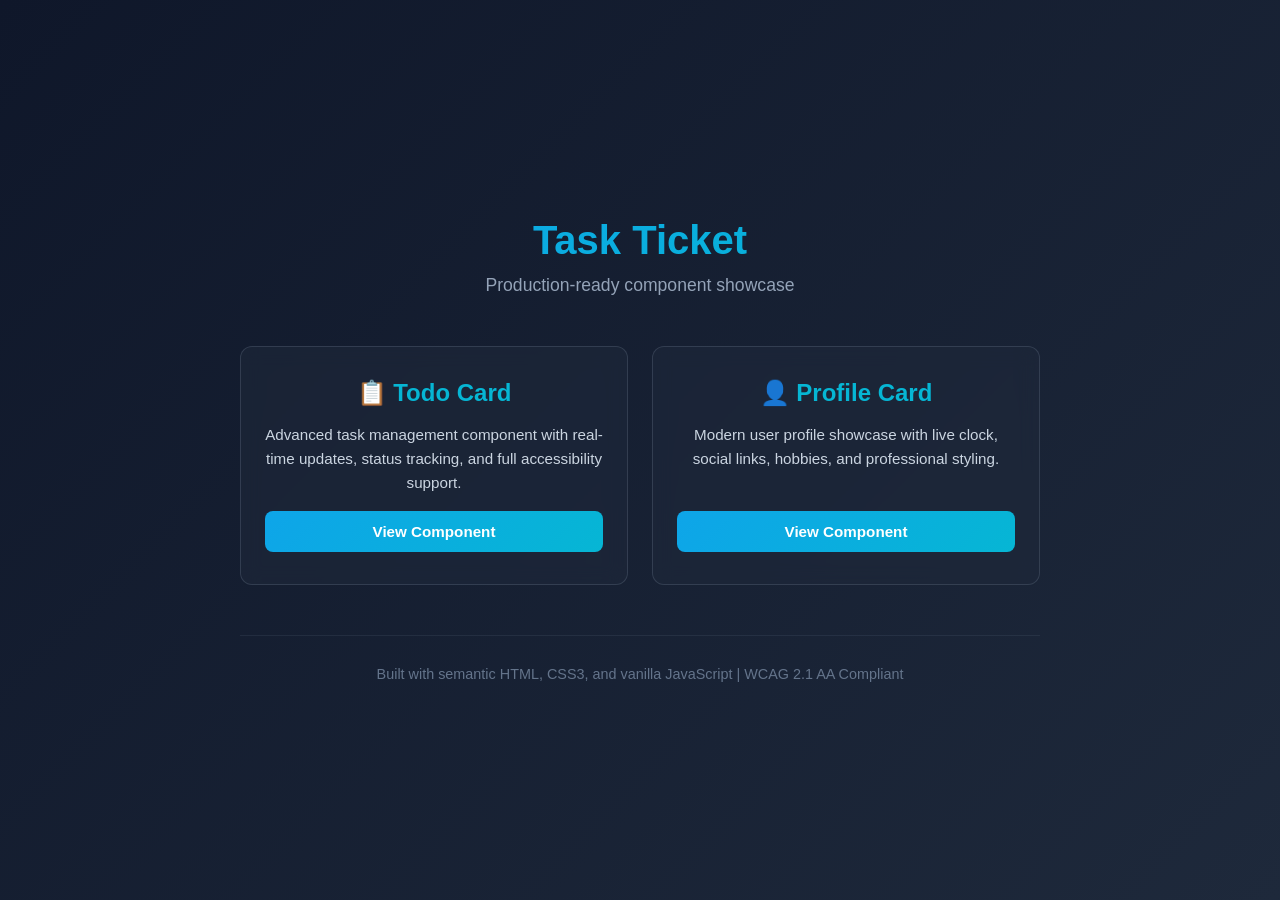
<file: index.html>
<!DOCTYPE html>
<html lang="en">
<head>
    <meta charset="UTF-8">
    <meta name="viewport" content="width=device-width, initial-scale=1.0">
    <title>Task Ticket — Component Gallery</title>
    <style>
        * {
            margin: 0;
            padding: 0;
            box-sizing: border-box;
        }

        body {
            font-family: -apple-system, BlinkMacSystemFont, 'Segoe UI', Roboto, 'Helvetica Neue', sans-serif;
            background: linear-gradient(135deg, #0f172a 0%, #1e293b 100%);
            color: #e2e8f0;
            min-height: 100vh;
            display: flex;
            align-items: center;
            justify-content: center;
            padding: 20px;
        }

        .container {
            max-width: 800px;
            width: 100%;
        }

        header {
            text-align: center;
            margin-bottom: 50px;
        }

        h1 {
            font-size: 2.5rem;
            font-weight: 700;
            margin-bottom: 12px;
            background: linear-gradient(135deg, #0ea5e9 0%, #06b6d4 100%);
            -webkit-background-clip: text;
            -webkit-text-fill-color: transparent;
            background-clip: text;
        }

        .subtitle {
            font-size: 1.1rem;
            color: #94a3b8;
            font-weight: 400;
        }

        .components {
            display: grid;
            gap: 24px;
            grid-template-columns: 1fr;
        }

        @media (min-width: 768px) {
            .components {
                grid-template-columns: 1fr 1fr;
            }
        }

        .component-card {
            background: rgba(30, 41, 59, 0.6);
            backdrop-filter: blur(10px);
            border: 1px solid rgba(148, 163, 184, 0.2);
            border-radius: 12px;
            padding: 32px 24px;
            text-align: center;
            transition: all 0.3s ease;
            text-decoration: none;
            color: inherit;
            display: flex;
            flex-direction: column;
            gap: 16px;
        }

        .component-card:hover {
            background: rgba(30, 41, 59, 0.8);
            border-color: rgba(6, 182, 212, 0.4);
            transform: translateY(-4px);
        }

        .component-card h2 {
            font-size: 1.5rem;
            font-weight: 600;
            color: #06b6d4;
        }

        .component-card p {
            font-size: 0.95rem;
            color: #cbd5e1;
            line-height: 1.6;
            flex: 1;
        }

        .btn {
            display: inline-block;
            padding: 12px 24px;
            background: linear-gradient(135deg, #0ea5e9 0%, #06b6d4 100%);
            color: white;
            text-decoration: none;
            border-radius: 8px;
            font-weight: 600;
            font-size: 0.95rem;
            transition: all 0.3s ease;
            border: none;
            cursor: pointer;
        }

        .btn:hover {
            transform: scale(1.05);
            box-shadow: 0 10px 30px rgba(6, 182, 212, 0.3);
        }

        footer {
            text-align: center;
            margin-top: 50px;
            padding-top: 30px;
            border-top: 1px solid rgba(148, 163, 184, 0.1);
            font-size: 0.9rem;
            color: #64748b;
        }
    </style>
</head>
<body>
    <div class="container">
        <header>
            <h1>Task Ticket</h1>
            <p class="subtitle">Production-ready component showcase</p>
        </header>

        <div class="components">
            <a href="/todo-card/index.html" class="component-card">
                <h2>📋 Todo Card</h2>
                <p>Advanced task management component with real-time updates, status tracking, and full accessibility support.</p>
                <button class="btn">View Component</button>
            </a>

            <a href="/profile-card/index.html" class="component-card">
                <h2>👤 Profile Card</h2>
                <p>Modern user profile showcase with live clock, social links, hobbies, and professional styling.</p>
                <button class="btn">View Component</button>
            </a>
        </div>

        <footer>
            <p>Built with semantic HTML, CSS3, and vanilla JavaScript | WCAG 2.1 AA Compliant</p>
        </footer>
    </div>
</body>
</html>
</file>
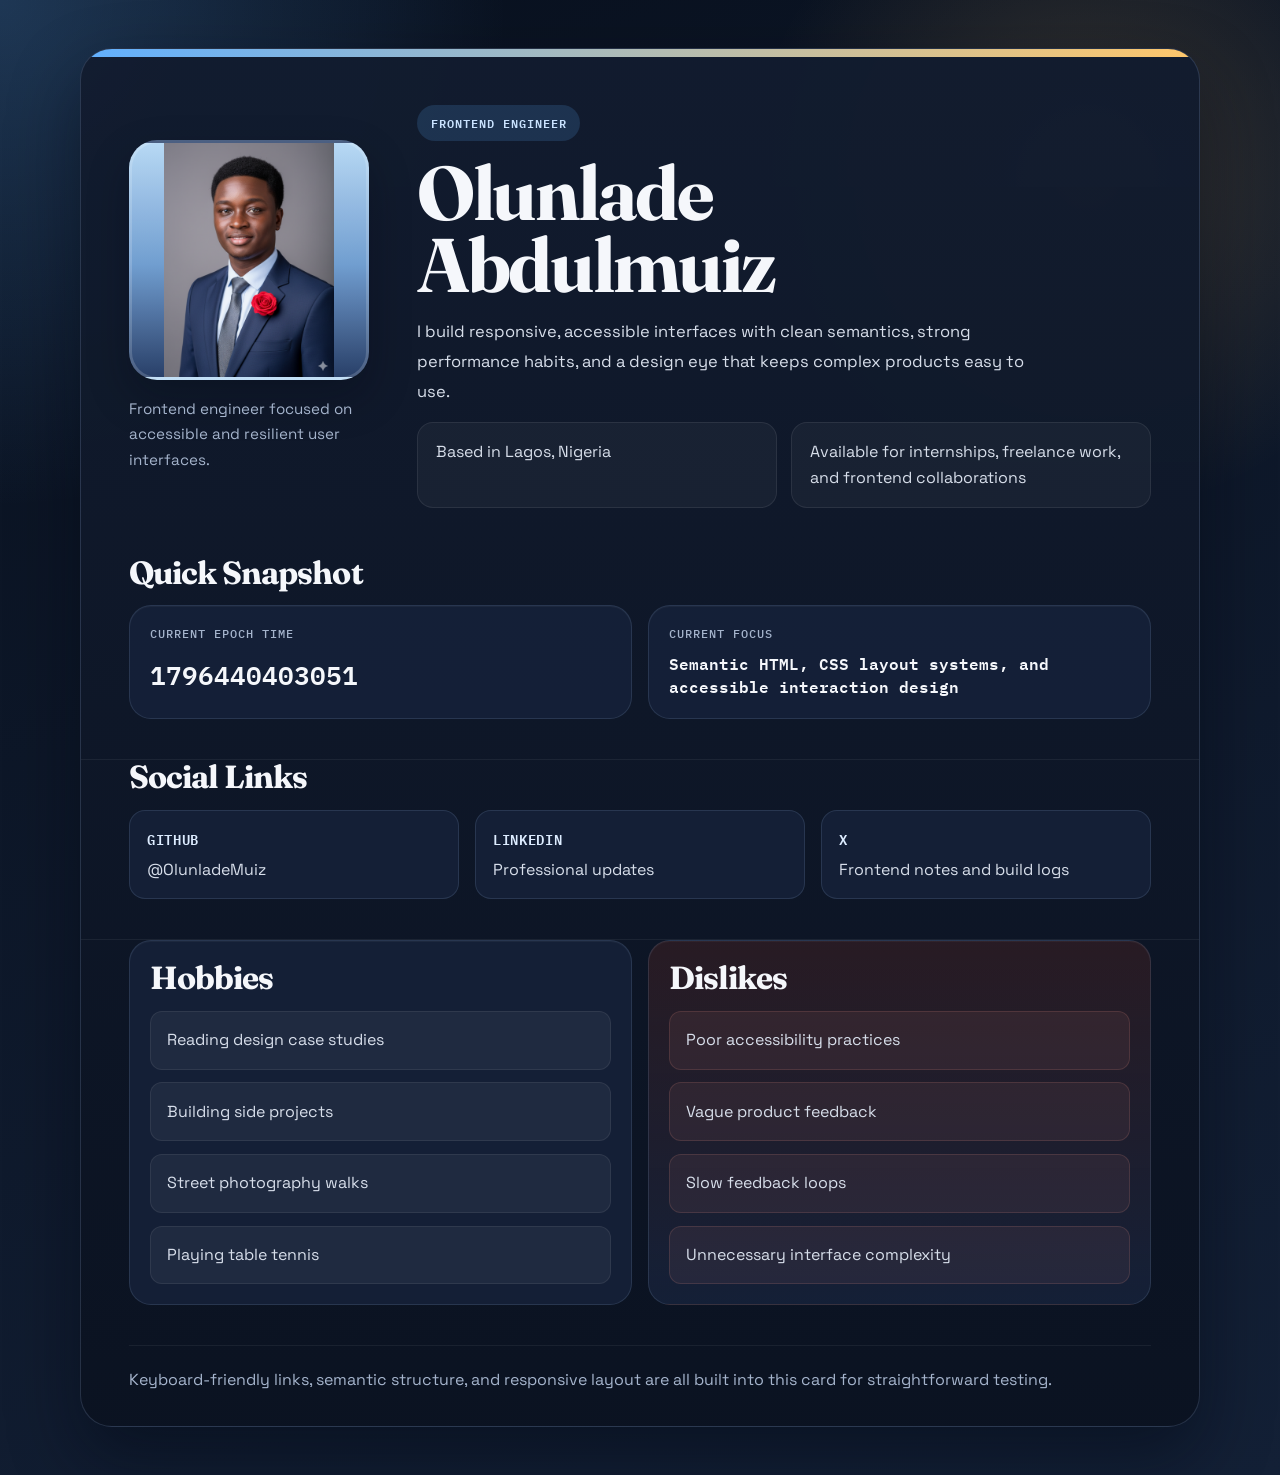
<file: profile-card/index.html>
<!DOCTYPE html>
<html lang="en">
<head>
  <meta charset="UTF-8" />
  <meta name="viewport" content="width=device-width, initial-scale=1.0" />
  <title>Profile Card | Frontend Wizards Stage 1B</title>
  <link rel="preconnect" href="https://fonts.googleapis.com" />
  <link rel="preconnect" href="https://fonts.gstatic.com" crossorigin />
  <link
    href="https://fonts.googleapis.com/css2?family=Fraunces:opsz,wght@9..144,600;9..144,700&family=IBM+Plex+Mono:wght@400;500;600&family=Space+Grotesk:wght@400;500;700&display=swap"
    rel="stylesheet"
  />
  <link rel="stylesheet" href="style.css" />
</head>
<body data-testid="test-page-body">
  <main class="page-shell" data-testid="test-profile-page">
    <article
      class="profile-card"
      data-testid="test-profile-card"
      aria-labelledby="profile-name"
      aria-describedby="profile-bio"
    >
      <header class="profile-card__header" data-testid="test-profile-header">
        <figure class="profile-card__figure" data-testid="test-profile-figure">
          <img
            class="profile-card__avatar"
            data-testid="test-user-avatar"
            id="profile-avatar"
            src="/profile-card/images/Gemini_Generated_Image_dqmy8ldqmy8ldqmy.png"
            alt="Portrait of Olunlade Abdulmuiz wearing a blue shirt and looking at the camera"
          />
          <figcaption
            class="profile-card__caption"
            data-testid="test-profile-avatar-caption"
          >
            Frontend engineer focused on accessible and resilient user interfaces.
          </figcaption>
        </figure>

        <div class="profile-card__intro" data-testid="test-profile-intro">
          <p class="profile-card__eyebrow" data-testid="test-profile-role">
            Frontend Engineer
          </p>
          <h1 class="profile-card__name" data-testid="test-user-name" id="profile-name">
            Olunlade Abdulmuiz
          </h1>
          <p class="profile-card__bio" data-testid="test-user-bio" id="profile-bio">
            I build responsive, accessible interfaces with clean semantics, strong
            performance habits, and a design eye that keeps complex products easy to use.
          </p>

          <div class="profile-card__details" data-testid="test-profile-details">
            <p class="profile-card__detail" data-testid="test-profile-location">
              Based in Lagos, Nigeria
            </p>
            <p class="profile-card__detail" data-testid="test-profile-availability">
              Available for internships, freelance work, and frontend collaborations
            </p>
          </div>
        </div>
      </header>

      <section
        class="profile-card__meta"
        data-testid="test-profile-meta"
        aria-labelledby="profile-meta-title"
      >
        <h2 class="section-title" data-testid="test-profile-meta-title" id="profile-meta-title">
          Quick Snapshot
        </h2>

        <div class="profile-card__meta-grid" data-testid="test-profile-meta-grid">
          <div class="info-tile" data-testid="test-profile-time-panel">
            <p class="info-tile__label" data-testid="test-profile-time-label">
              Current epoch time
            </p>
            <time
              class="info-tile__value"
              data-testid="test-user-time"
              id="user-time"
              aria-live="polite"
              aria-atomic="true"
              datetime=""
            >
              0
            </time>
          </div>

          <div class="info-tile" data-testid="test-profile-focus-panel">
            <p class="info-tile__label" data-testid="test-profile-focus-label">
              Current focus
            </p>
            <p class="info-tile__value info-tile__value--text" data-testid="test-profile-focus">
              Semantic HTML, CSS layout systems, and accessible interaction design
            </p>
          </div>
        </div>
      </section>

      <nav
        class="profile-card__social"
        data-testid="test-user-social-links"
        aria-label="Social links"
      >
        <h2 class="section-title" data-testid="test-profile-social-title">
          Social Links
        </h2>

        <ul class="social-list" data-testid="test-profile-social-list">
          <li class="social-list__item" data-testid="test-profile-social-item-github">
            <a
              class="social-link"
              data-testid="test-user-social-github"
              href="https://github.com/OlunladeMuiz"
              target="_blank"
              rel="noopener noreferrer"
              aria-label="Visit Olunlade Abdulmuiz on GitHub, opens in a new tab"
            >
              <span class="social-link__network" data-testid="test-profile-social-github-network">
                GitHub
              </span>
              <span class="social-link__handle" data-testid="test-profile-social-github-handle">
                @OlunladeMuiz
              </span>
            </a>
          </li>

          <li class="social-list__item" data-testid="test-profile-social-item-linkedin">
            <a
              class="social-link"
              data-testid="test-user-social-linkedin"
              href="https://www.linkedin.com"
              target="_blank"
              rel="noopener noreferrer"
              aria-label="Visit LinkedIn profile, opens in a new tab"
            >
              <span class="social-link__network" data-testid="test-profile-social-linkedin-network">
                LinkedIn
              </span>
              <span class="social-link__handle" data-testid="test-profile-social-linkedin-handle">
                Professional updates
              </span>
            </a>
          </li>

          <li class="social-list__item" data-testid="test-profile-social-item-twitter">
            <a
              class="social-link"
              data-testid="test-user-social-twitter"
              href="https://x.com"
              target="_blank"
              rel="noopener noreferrer"
              aria-label="Visit X profile, opens in a new tab"
            >
              <span class="social-link__network" data-testid="test-profile-social-twitter-network">
                X
              </span>
              <span class="social-link__handle" data-testid="test-profile-social-twitter-handle">
                Frontend notes and build logs
              </span>
            </a>
          </li>
        </ul>
      </nav>

      <div class="profile-card__lists" data-testid="test-profile-lists">
        <section
          class="list-panel"
          data-testid="test-profile-hobbies-section"
          aria-labelledby="profile-hobbies-title"
        >
          <h2
            class="section-title"
            data-testid="test-profile-hobbies-title"
            id="profile-hobbies-title"
          >
            Hobbies
          </h2>

          <ul class="tag-list" data-testid="test-user-hobbies">
            <li class="tag-list__item" data-testid="test-profile-hobby-reading">
              Reading design case studies
            </li>
            <li class="tag-list__item" data-testid="test-profile-hobby-side-projects">
              Building side projects
            </li>
            <li class="tag-list__item" data-testid="test-profile-hobby-photography">
              Street photography walks
            </li>
            <li class="tag-list__item" data-testid="test-profile-hobby-table-tennis">
              Playing table tennis
            </li>
          </ul>
        </section>

        <section
          class="list-panel list-panel--alert"
          data-testid="test-profile-dislikes-section"
          aria-labelledby="profile-dislikes-title"
        >
          <h2
            class="section-title"
            data-testid="test-profile-dislikes-title"
            id="profile-dislikes-title"
          >
            Dislikes
          </h2>

          <ul class="tag-list" data-testid="test-user-dislikes">
            <li class="tag-list__item" data-testid="test-profile-dislike-poor-accessibility">
              Poor accessibility practices
            </li>
            <li class="tag-list__item" data-testid="test-profile-dislike-vague-feedback">
              Vague product feedback
            </li>
            <li class="tag-list__item" data-testid="test-profile-dislike-slow-feedback-loops">
              Slow feedback loops
            </li>
            <li class="tag-list__item" data-testid="test-profile-dislike-unnecessary-complexity">
              Unnecessary interface complexity
            </li>
          </ul>
        </section>
      </div>

      <footer class="profile-card__footer" data-testid="test-profile-footer">
        <p class="profile-card__footer-text" data-testid="test-profile-footer-text">
          Keyboard-friendly links, semantic structure, and responsive layout are all built
          into this card for straightforward testing.
        </p>
      </footer>
    </article>
  </main>

  <script src="script.js"></script>
</body>
</html>
</file>
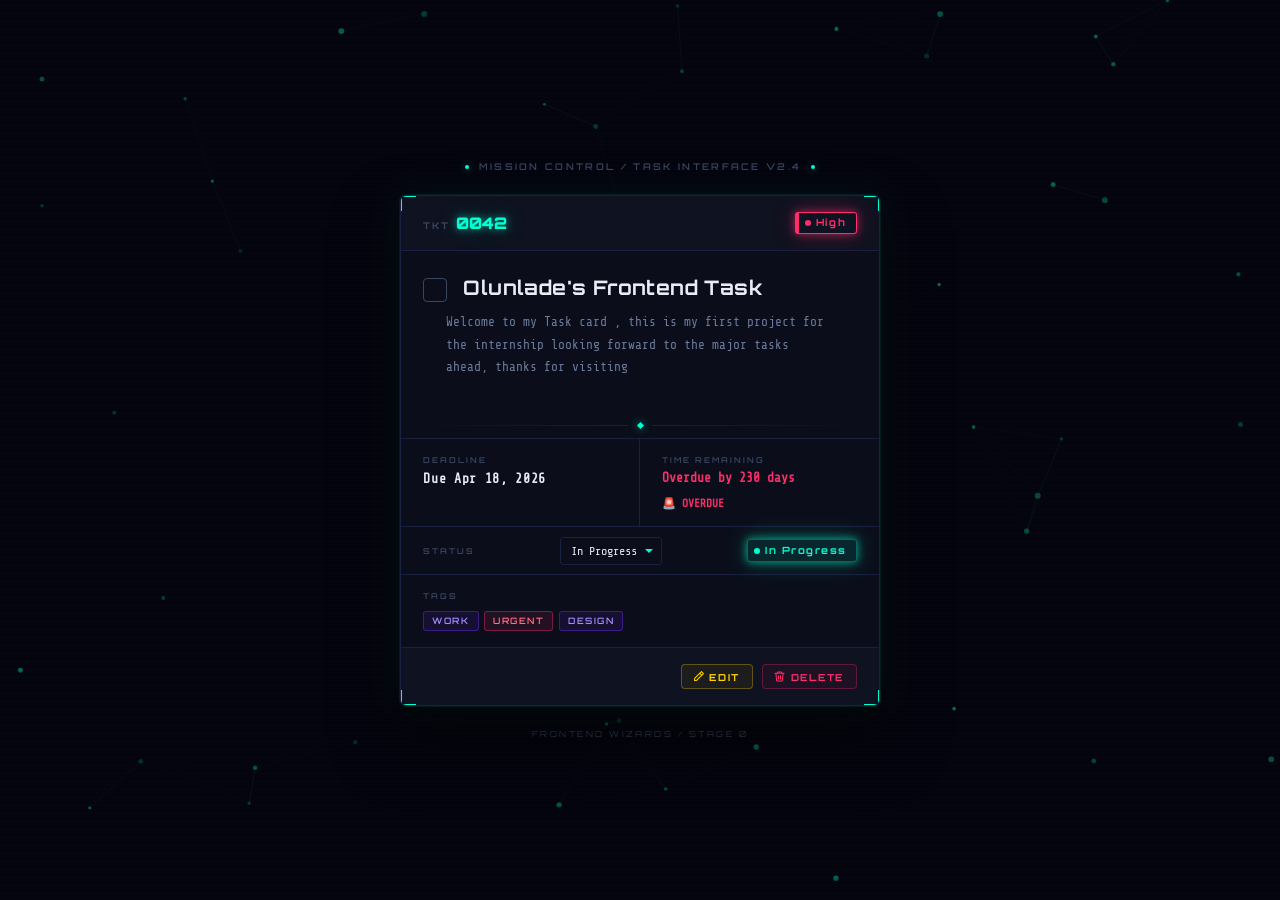
<file: todo-card/index.html>
<!DOCTYPE html>
<html lang="en">
<head>
  <meta charset="UTF-8" />
  <meta name="viewport" content="width=device-width, initial-scale=1.0" />
  <title>Task Ticket - Mission Control</title>

  <link rel="preconnect" href="https://fonts.googleapis.com" />
  <link rel="preconnect" href="https://fonts.gstatic.com" crossorigin />
  <link
    href="https://fonts.googleapis.com/css2?family=Orbitron:wght@400;600;700;900&family=Share+Tech+Mono&display=swap"
    rel="stylesheet"
  />

  <link rel="stylesheet" href="style.css" />
</head>
<body>
  <canvas id="bg-canvas" aria-hidden="true"></canvas>
  <div class="scanlines" aria-hidden="true"></div>

  <main class="scene">
    <div class="system-label" aria-hidden="true">
      <span class="sys-dot"></span>
      MISSION CONTROL / TASK INTERFACE v2.4
      <span class="sys-dot"></span>
    </div>

    <article
      data-testid="test-todo-card"
      id="todo-card"
      aria-labelledby="task-title"
      aria-describedby="task-summary"
    >
      <span class="corner corner--tl" aria-hidden="true"></span>
      <span class="corner corner--tr" aria-hidden="true"></span>
      <span class="corner corner--bl" aria-hidden="true"></span>
      <span class="corner corner--br" aria-hidden="true"></span>

      <div class="scan-beam" aria-hidden="true"></div>
      <canvas id="burst-canvas" aria-hidden="true"></canvas>

      <header class="card-header">
        <div class="card-id">
          <span class="card-id__prefix">TKT</span>
          <span class="card-id__number" id="tkt-number">0042</span>
        </div>

        <span
          data-testid="test-todo-priority"
          id="priority-badge"
          class="priority-badge priority--high"
          aria-label="Priority: High"
        >
          <span 
            class="priority-badge__dot" 
            data-testid="test-todo-priority-indicator"
            aria-hidden="true"
          ></span>
          High
        </span>
      </header>

      <section
        class="task-content"
        aria-labelledby="task-title"
        aria-describedby="task-summary"
      >
        <!-- EDIT FORM (Hidden by default) -->
        <div 
          data-testid="test-todo-edit-form" 
          id="edit-form" 
          class="edit-form" 
          aria-hidden="true"
          role="dialog"
          aria-labelledby="edit-form-title"
        >
          <h3 id="edit-form-title" class="edit-form__title">Edit Task</h3>
          
          <div class="edit-form__group">
            <label for="edit-title-input" class="edit-form__label">Title</label>
            <input
              type="text"
              id="edit-title-input"
              data-testid="test-todo-edit-title-input"
              class="edit-form__input"
              aria-label="Task title"
              placeholder="Enter task title"
            />
          </div>

          <div class="edit-form__group">
            <label for="edit-description-input" class="edit-form__label">Description</label>
            <textarea
              id="edit-description-input"
              data-testid="test-todo-edit-description-input"
              class="edit-form__textarea"
              aria-label="Task description"
              placeholder="Enter task description"
              rows="4"
            ></textarea>
          </div>

          <div class="edit-form__group">
            <label for="edit-priority-select" class="edit-form__label">Priority</label>
            <select
              id="edit-priority-select"
              data-testid="test-todo-edit-priority-select"
              class="edit-form__select"
              aria-label="Task priority"
            >
              <option value="Low">Low</option>
              <option value="Medium" selected>Medium</option>
              <option value="High">High</option>
            </select>
          </div>

          <div class="edit-form__group">
            <label for="edit-due-date-input" class="edit-form__label">Due Date</label>
            <input
              type="date"
              id="edit-due-date-input"
              data-testid="test-todo-edit-due-date-input"
              class="edit-form__input"
              aria-label="Task due date"
            />
          </div>

          <div class="edit-form__group edit-form__group--actions">
            <button
              type="button"
              data-testid="test-todo-save-button"
              id="save-btn"
              class="edit-form__btn edit-form__btn--save"
              aria-label="Save changes"
            >
              Save
            </button>
            <button
              type="button"
              data-testid="test-todo-cancel-button"
              id="cancel-btn"
              class="edit-form__btn edit-form__btn--cancel"
              aria-label="Cancel editing"
            >
              Cancel
            </button>
          </div>
        </div>

        <!-- TASK DISPLAY (Shown when not editing) -->
        <div id="task-display" class="task-display">
          <div class="title-row">
            <div class="checkbox-wrap">
              <input
                type="checkbox"
                id="complete-toggle"
                data-testid="test-todo-complete-toggle"
              />
              <label for="complete-toggle" class="sr-only">Mark task as complete</label>
            </div>

            <h2 data-testid="test-todo-title" id="task-title">
              Olunlade's Frontend Task
            </h2>
          </div>

          <!-- Description with Expand/Collapse -->
          <div class="description-container">
            <p 
              data-testid="test-todo-description" 
              id="task-summary" 
              class="task-description"
              data-collapsed="true"
            >
              Welcome to my Task card , this is my first project for the internship
              looking forward to the major tasks ahead, thanks for visiting
            </p>
            <button
              type="button"
              id="expand-toggle"
              data-testid="test-todo-expand-toggle"
              class="expand-toggle"
              aria-expanded="false"
              aria-controls="task-summary"
              aria-label="Expand full description"
            >
              <span class="expand-toggle__text">More</span>
              <svg class="expand-toggle__icon" viewBox="0 0 16 16" fill="none" aria-hidden="true">
                <path d="M4 6L8 10L12 6" stroke="currentColor" stroke-width="2" stroke-linecap="round" stroke-linejoin="round" />
              </svg>
            </button>
          </div>

          <!-- Collapsible Section -->
          <div
            data-testid="test-todo-collapsible-section"
            id="collapsible-section"
            class="collapsible-section"
            style="display: none;"
          >
            <!-- Extra content can be added here -->
          </div>
        </div>
        <!-- END TASK DISPLAY -->

        <div class="card-divider" aria-hidden="true">
          <div class="divider-line"></div>
          <div class="divider-diamond"></div>
          <div class="divider-line"></div>
        </div>

        <section class="task-details" aria-label="Task details">
          <div class="meta-grid">
            <div class="meta-cell">
              <span class="meta-label">DEADLINE</span>
              <time
                data-testid="test-todo-due-date"
                datetime="2026-04-18T18:00:00Z"
              >
                Due Apr 18, 2026
              </time>
            </div>

            <div class="meta-cell">
              <span class="meta-label">TIME REMAINING</span>
              <div class="time-remaining-wrapper">
                <span
                  data-testid="test-todo-time-remaining"
                  id="time-remaining"
                  class="time-remaining"
                  aria-live="polite"
                  aria-atomic="true"
                >
                  Calculating...
                </span>
                <span
                  data-testid="test-todo-overdue-indicator"
                  id="overdue-indicator"
                  class="overdue-indicator"
                  aria-hidden="true"
                  style="display: none;"
                >
                  🚨 OVERDUE
                </span>
              </div>
            </div>
          </div>

          <div class="status-row">
            <span class="meta-label">STATUS</span>
            <select
              data-testid="test-todo-status-control"
              id="status-control"
              class="status-control"
              aria-label="Task status"
            >
              <option value="Pending">Pending</option>
              <option value="In Progress" selected>In Progress</option>
              <option value="Done">Done</option>
            </select>
            <span
              data-testid="test-todo-status"
              id="status-badge"
              class="status-badge status--in-progress"
              aria-label="Status: In Progress"
              aria-live="polite"
              aria-atomic="true"
            >
              <span class="status-badge__pulse" aria-hidden="true"></span>
              In Progress
            </span>
          </div>
        </section>

        <section class="tags-section" aria-labelledby="tags-heading">
          <h3 class="meta-label" id="tags-heading">TAGS</h3>
          <ul
            data-testid="test-todo-tags"
            class="tags-list"
            aria-label="Task tags"
          >
            <li data-testid="test-todo-tag-work" class="tag">Work</li>
            <li data-testid="test-todo-tag-urgent" class="tag tag--urgent">Urgent</li>
            <li data-testid="test-todo-tag-design" class="tag">Design</li>
          </ul>
        </section>
      </section>

      <footer class="card-actions" aria-label="Task actions">
        <button
          type="button"
          data-testid="test-todo-edit-button"
          id="edit-btn"
          class="action-btn action-btn--edit"
          aria-label="Edit task"
        >
          <svg class="btn-icon" viewBox="0 0 20 20" fill="none" aria-hidden="true">
            <path
              d="M14.5 2.5L17.5 5.5L7 16H4V13L14.5 2.5Z"
              stroke="currentColor"
              stroke-width="1.6"
              stroke-linejoin="round"
            />
            <path d="M12 5L15 8" stroke="currentColor" stroke-width="1.6" />
          </svg>
          <span>Edit</span>
        </button>

        <button
          type="button"
          data-testid="test-todo-delete-button"
          id="delete-btn"
          class="action-btn action-btn--delete"
          aria-label="Delete task"
        >
          <svg class="btn-icon" viewBox="0 0 20 20" fill="none" aria-hidden="true">
            <path d="M3 5H17" stroke="currentColor" stroke-width="1.6" stroke-linecap="round" />
            <path
              d="M7 5V3.5A.5.5 0 017.5 3h5a.5.5 0 01.5.5V5"
              stroke="currentColor"
              stroke-width="1.6"
            />
            <path
              d="M4.5 5L5.6 16.1A1 1 0 006.6 17h6.8a1 1 0 001-0.9L15.5 5"
              stroke="currentColor"
              stroke-width="1.6"
              stroke-linejoin="round"
            />
            <path
              d="M8.5 9V13.5M11.5 9V13.5"
              stroke="currentColor"
              stroke-width="1.6"
              stroke-linecap="round"
            />
          </svg>
          <span>Delete</span>
        </button>
      </footer>
    </article>

    <p class="scene-tagline" aria-hidden="true">FRONTEND WIZARDS / STAGE 0</p>
  </main>

  <script src="script.js"></script>
</body>
</html>
</file>
<file: profile-card/style.css>
:root {
  --page-bg: #09111f;
  --page-bg-soft: #132036;
  --card-bg: rgba(14, 23, 40, 0.92);
  --card-panel: rgba(22, 34, 58, 0.88);
  --card-panel-strong: rgba(27, 42, 69, 0.96);
  --card-line: rgba(146, 172, 212, 0.2);
  --text-strong: #f5f7fb;
  --text-body: #d7deea;
  --text-muted: #a5b4cc;
  --accent: #61b0ff;
  --accent-soft: rgba(97, 176, 255, 0.16);
  --accent-warm: #ffc76b;
  --alert: #ff9f8a;
  --shadow-lg: 0 30px 70px rgba(3, 7, 18, 0.45);
  --shadow-md: 0 18px 42px rgba(3, 7, 18, 0.28);
  --radius-xl: 32px;
  --radius-lg: 22px;
  --radius-md: 16px;
  --radius-sm: 12px;
  --font-display: "Fraunces", serif;
  --font-body: "Space Grotesk", sans-serif;
  --font-mono: "IBM Plex Mono", monospace;
}

*,
*::before,
*::after {
  box-sizing: border-box;
}

html {
  font-size: 16px;
  color-scheme: dark;
  -webkit-font-smoothing: antialiased;
  -moz-osx-font-smoothing: grayscale;
}

body {
  margin: 0;
  min-height: 100vh;
  font-family: var(--font-body);
  color: var(--text-strong);
  background:
    radial-gradient(circle at top left, rgba(97, 176, 255, 0.24), transparent 26%),
    radial-gradient(circle at 85% 12%, rgba(255, 199, 107, 0.18), transparent 20%),
    linear-gradient(160deg, var(--page-bg) 0%, var(--page-bg-soft) 100%);
}

.page-shell {
  min-height: 100vh;
  padding: clamp(1.25rem, 4vw, 3rem);
  display: grid;
  place-items: center;
}

.profile-card {
  width: min(100%, 70rem);
  background: linear-gradient(180deg, rgba(18, 28, 47, 0.96), rgba(11, 19, 33, 0.98));
  border: 1px solid var(--card-line);
  border-radius: var(--radius-xl);
  box-shadow: var(--shadow-lg);
  overflow: hidden;
  position: relative;
}

.profile-card::before {
  content: "";
  position: absolute;
  inset: 0 auto auto 0;
  width: 100%;
  height: 0.5rem;
  background: linear-gradient(90deg, var(--accent) 0%, var(--accent-warm) 100%);
}

.profile-card__header,
.profile-card__meta,
.profile-card__social,
.profile-card__lists,
.profile-card__footer {
  position: relative;
  z-index: 1;
}

.profile-card__header {
  display: grid;
  grid-template-columns: minmax(0, 15rem) minmax(0, 1fr);
  gap: clamp(1.5rem, 4vw, 3rem);
  padding: clamp(1.5rem, 4vw, 3rem);
  padding-top: clamp(2rem, 5vw, 3.5rem);
  align-items: center;
}

.profile-card__figure {
  margin: 0;
  display: grid;
  gap: 1rem;
  place-items: center;
  justify-items: center;
}

.profile-card__avatar {
  display: block;
  width: 100%;
  max-width: 100%;
  margin: 0 auto;
  aspect-ratio: 1;
  object-fit: contain;
  border-radius: 28px;
  border: 3px solid rgba(255, 255, 255, 0.16);
  background:
    linear-gradient(180deg, rgba(193, 227, 255, 0.95) 0%, rgba(121, 169, 222, 0.92) 52%, rgba(43, 66, 108, 0.95) 100%);
  box-shadow: var(--shadow-md);
}

.profile-card__caption {
  margin: 0;
  color: var(--text-muted);
  font-size: 0.95rem;
  line-height: 1.7;
  overflow-wrap: anywhere;
}

.profile-card__intro {
  display: grid;
  gap: 1rem;
  min-width: 0;
}

.profile-card__eyebrow {
  margin: 0;
  justify-self: start;
  padding: 0.5rem 0.85rem;
  border-radius: 999px;
  background: var(--accent-soft);
  color: #cae3ff;
  font-family: var(--font-mono);
  font-size: 0.78rem;
  font-weight: 600;
  letter-spacing: 0.08em;
  text-transform: uppercase;
}

.profile-card__name,
.section-title {
  margin: 0;
  font-family: var(--font-display);
  letter-spacing: -0.03em;
}

.profile-card__name {
  font-size: clamp(2.35rem, 6vw, 4.75rem);
  line-height: 0.95;
  max-width: 12ch;
  overflow-wrap: anywhere;
}

.profile-card__bio {
  margin: 0;
  max-width: 40rem;
  color: var(--text-body);
  font-size: 1.03rem;
  line-height: 1.8;
  overflow-wrap: anywhere;
}

.profile-card__details {
  display: grid;
  grid-template-columns: repeat(2, minmax(0, 1fr));
  gap: 0.9rem;
}

.profile-card__detail {
  margin: 0;
  padding: 1rem 1.1rem;
  border: 1px solid rgba(255, 255, 255, 0.08);
  border-radius: var(--radius-md);
  background: rgba(255, 255, 255, 0.04);
  color: var(--text-body);
  line-height: 1.6;
  overflow-wrap: anywhere;
}

.profile-card__meta,
.profile-card__social,
.profile-card__lists {
  padding: 0 clamp(1.5rem, 4vw, 3rem) clamp(1.5rem, 4vw, 2.5rem);
}

.section-title {
  font-size: clamp(1.5rem, 3vw, 2rem);
  line-height: 1.05;
}

.profile-card__meta-grid,
.profile-card__lists {
  display: grid;
  gap: 1rem;
}

.profile-card__meta-grid {
  grid-template-columns: repeat(2, minmax(0, 1fr));
  margin-top: 1rem;
}

.info-tile,
.list-panel {
  min-width: 0;
  border: 1px solid rgba(146, 172, 212, 0.16);
  border-radius: var(--radius-lg);
  background: var(--card-panel);
  box-shadow: inset 0 1px 0 rgba(255, 255, 255, 0.04);
}

.info-tile {
  padding: 1.25rem;
  display: grid;
  gap: 0.65rem;
}

.info-tile__label {
  margin: 0;
  color: var(--text-muted);
  font-family: var(--font-mono);
  font-size: 0.76rem;
  font-weight: 500;
  letter-spacing: 0.08em;
  text-transform: uppercase;
}

.info-tile__value {
  margin: 0;
  font-family: var(--font-mono);
  font-size: clamp(1.15rem, 3vw, 1.6rem);
  font-weight: 600;
  line-height: 1.45;
  color: var(--text-strong);
  overflow-wrap: anywhere;
}

.info-tile__value--text {
  font-size: 1rem;
}

.profile-card__social {
  border-top: 1px solid rgba(255, 255, 255, 0.06);
}

.social-list {
  list-style: none;
  margin: 1rem 0 0;
  padding: 0;
  display: grid;
  grid-template-columns: repeat(3, minmax(0, 1fr));
  gap: 1rem;
}

.social-list__item {
  min-width: 0;
}

.social-link {
  min-height: 100%;
  display: grid;
  gap: 0.45rem;
  padding: 1rem 1.05rem;
  border: 1px solid rgba(146, 172, 212, 0.16);
  border-radius: var(--radius-md);
  background: var(--card-panel);
  color: var(--text-strong);
  text-decoration: none;
  transition:
    transform 180ms ease,
    border-color 180ms ease,
    background-color 180ms ease,
    box-shadow 180ms ease;
}

.social-link:hover {
  transform: translateY(-2px);
  border-color: rgba(97, 176, 255, 0.35);
  background: var(--card-panel-strong);
  box-shadow: var(--shadow-md);
}

.social-link:focus-visible {
  outline: 3px solid rgba(97, 176, 255, 0.65);
  outline-offset: 3px;
  border-color: rgba(97, 176, 255, 0.5);
  background: var(--card-panel-strong);
}

.social-link__network {
  color: #ddecff;
  font-family: var(--font-mono);
  font-size: 0.9rem;
  font-weight: 600;
  letter-spacing: 0.05em;
  text-transform: uppercase;
}

.social-link__handle {
  color: var(--text-body);
  line-height: 1.6;
  overflow-wrap: anywhere;
}

.profile-card__lists {
  grid-template-columns: repeat(2, minmax(0, 1fr));
  border-top: 1px solid rgba(255, 255, 255, 0.06);
}

.list-panel {
  padding: 1.25rem;
}

.list-panel--alert {
  background: linear-gradient(180deg, rgba(63, 32, 34, 0.55), rgba(22, 34, 58, 0.88));
}

.tag-list {
  list-style: none;
  margin: 1rem 0 0;
  padding: 0;
  display: grid;
  gap: 0.8rem;
}

.tag-list__item {
  padding: 0.95rem 1rem;
  border-radius: var(--radius-sm);
  background: rgba(255, 255, 255, 0.05);
  border: 1px solid rgba(255, 255, 255, 0.07);
  color: var(--text-body);
  line-height: 1.65;
  overflow-wrap: anywhere;
}

.list-panel--alert .tag-list__item {
  border-color: rgba(255, 159, 138, 0.14);
  background: rgba(255, 159, 138, 0.07);
}

.profile-card__footer {
  padding: 0 clamp(1.5rem, 4vw, 3rem) clamp(1.5rem, 4vw, 2rem);
}

.profile-card__footer-text {
  margin: 0;
  padding-top: 1.25rem;
  border-top: 1px solid rgba(255, 255, 255, 0.06);
  color: var(--text-muted);
  line-height: 1.7;
  overflow-wrap: anywhere;
}

@media (max-width: 767px) {
  .profile-card__header,
  .profile-card__meta-grid,
  .social-list,
  .profile-card__lists,
  .profile-card__details {
    grid-template-columns: 1fr;
  }

  .profile-card__figure {
    max-width: min(100%, 18rem);
  }

  .profile-card__name {
    max-width: 100%;
  }
}

@media (min-width: 768px) and (max-width: 1023px) {
  .social-list {
    grid-template-columns: repeat(2, minmax(0, 1fr));
  }
}

@media (prefers-reduced-motion: reduce) {
  *,
  *::before,
  *::after {
    scroll-behavior: auto !important;
    transition-duration: 0.01ms !important;
  }
}
</file>
<file: todo-card/style.css>
:root {
  /* Core palette */
  --color-void:        #05050F;   /* near-black background */
  --color-surface:     #0B0E1A;   /* card background */
  --color-surface-alt: #0F1220;   /* slightly lighter surface */
  --color-border:      #1A2040;   /* default border */

  /* Neon accents */
  --color-cyan:        #00FFD1;   /* primary accent / focus */
  --color-pink:        #FF2D6B;   /* danger / delete / high priority */
  --color-yellow:      #FFD600;   /* edit / medium priority */
  --color-violet:      #7B2FFF;   /* tags / subtle accent */

  /* Text */
  --color-text-primary:   #E8EDF5;
  --color-text-secondary: #6B7A9A;
  --color-text-muted:     #3A4560;

  /* Glow intensities */
  --glow-cyan:    0 0 8px rgba(0, 255, 209, 0.6), 0 0 24px rgba(0, 255, 209, 0.25);
  --glow-pink:    0 0 8px rgba(255, 45, 107, 0.6), 0 0 24px rgba(255, 45, 107, 0.25);
  --glow-yellow:  0 0 8px rgba(255, 214, 0, 0.6),  0 0 24px rgba(255, 214, 0, 0.25);

  /* Priority colours */
  --priority-high:   var(--color-pink);
  --priority-medium: var(--color-yellow);
  --priority-low:    var(--color-cyan);

  /* Spacing scale */
  --space-xs:  0.35rem;
  --space-sm:  0.6rem;
  --space-md:  1rem;
  --space-lg:  1.4rem;
  --space-xl:  2rem;

  /* Typography */
  --font-display: 'Orbitron', sans-serif;
  --font-mono:    'Share Tech Mono', monospace;

  /* Card dimensions */
  --card-width:   480px;
  --card-radius:  6px;

  /* Animation speeds */
  --speed-fast:   0.18s;
  --speed-normal: 0.35s;
  --speed-slow:   0.65s;
  --ease-bounce:  cubic-bezier(0.34, 1.56, 0.64, 1);
  --ease-out:     cubic-bezier(0.22, 1, 0.36, 1);
}

/* ──────────────────────────────────────────────────────
   2. RESET & BASE
────────────────────────────────────────────────────── */
*, *::before, *::after {
  box-sizing: border-box;
  margin: 0;
  padding: 0;
}

html {
  font-size: 16px;
  -webkit-font-smoothing: antialiased;
}

body {
  font-family: var(--font-mono);
  background-color: var(--color-void);
  color: var(--color-text-primary);
  min-height: 100dvh;
  display: flex;
  flex-direction: column;
  align-items: center;
  justify-content: center;
  padding: var(--space-xl) var(--space-md);
  overflow-x: hidden;
  position: relative;
}

.sr-only {
  position: absolute;
  width: 1px;
  height: 1px;
  padding: 0;
  margin: -1px;
  overflow: hidden;
  clip: rect(0, 0, 0, 0);
  white-space: nowrap;
  border: 0;
}

/* ──────────────────────────────────────────────────────
   3. BACKGROUND CANVAS
────────────────────────────────────────────────────── */
#bg-canvas {
  position: fixed;
  inset: 0;
  z-index: 0;
  opacity: 0.6;
  pointer-events: none;
}

/* ──────────────────────────────────────────────────────
   4. SCANLINES OVERLAY
   Creates that CRT / anime-terminal atmosphere
────────────────────────────────────────────────────── */
.scanlines {
  position: fixed;
  inset: 0;
  z-index: 1;
  pointer-events: none;
  background: repeating-linear-gradient(
    to bottom,
    transparent,
    transparent 2px,
    rgba(0, 0, 0, 0.06) 2px,
    rgba(0, 0, 0, 0.06) 4px
  );
}

/* ──────────────────────────────────────────────────────
   5. SCENE LAYOUT
────────────────────────────────────────────────────── */
.scene {
  position: relative;
  z-index: 2;
  display: flex;
  flex-direction: column;
  align-items: center;
  gap: var(--space-lg);
  width: 100%;
  max-width: 100%;
}

/* System label above card */
.system-label {
  font-family: var(--font-display);
  font-size: 0.58rem;
  font-weight: 600;
  letter-spacing: 0.25em;
  text-transform: uppercase;
  color: var(--color-text-muted);
  display: flex;
  align-items: center;
  justify-content: center;
  flex-wrap: wrap;
  gap: var(--space-sm);
  width: min(100%, var(--card-width));
  text-align: center;
  overflow-wrap: anywhere;
}

.sys-dot {
  display: inline-block;
  width: 4px;
  height: 4px;
  border-radius: 50%;
  background: var(--color-cyan);
  box-shadow: var(--glow-cyan);
  animation: blink 2s ease-in-out infinite;
}

.sys-dot:last-child {
  animation-delay: 1s;
}

@keyframes blink {
  0%, 100% { opacity: 1; }
  50%       { opacity: 0.2; }
}

/* Scene tagline below card */
.scene-tagline {
  font-family: var(--font-display);
  font-size: 0.52rem;
  letter-spacing: 0.3em;
  color: var(--color-text-muted);
  text-transform: uppercase;
  width: min(100%, var(--card-width));
  text-align: center;
  overflow-wrap: anywhere;
}

/* ──────────────────────────────────────────────────────
   6. THE CARD
────────────────────────────────────────────────────── */
article[data-testid="test-todo-card"] {
  position: relative;
  width: min(100%, var(--card-width));
  max-width: 100%;
  background: var(--color-surface);
  border: 1px solid var(--color-border);
  border-radius: var(--card-radius);
  overflow: hidden;
  display: flex;
  flex-direction: column;

  /* Layered shadows: physical depth + neon glow */
  box-shadow:
    0 0 0 1px rgba(0, 255, 209, 0.08),
    0 0 40px rgba(0, 255, 209, 0.06),
    0 32px 64px rgba(0, 0, 0, 0.6),
    0 8px 16px rgba(0, 0, 0, 0.4);

  /* Entry animation — card materialises from below */

  transition:
    box-shadow var(--speed-normal) ease,
    border-color var(--speed-normal) ease;
}

.task-content {
  display: flex;
  flex-direction: column;
  min-width: 0;
}

/* Cyan border glow on hover */
article[data-testid="test-todo-card"]:hover {
  border-color: rgba(0, 255, 209, 0.3);
  box-shadow:
    0 0 0 1px rgba(0, 255, 209, 0.2),
    0 0 60px rgba(0, 255, 209, 0.1),
    0 32px 64px rgba(0, 0, 0, 0.6);
}

/* Edit state — yellow border flash */
article[data-testid="test-todo-card"].state--editing {
  border-color: rgba(255, 214, 0, 0.5);
  box-shadow:
    0 0 0 1px rgba(255, 214, 0, 0.3),
    0 0 60px rgba(255, 214, 0, 0.15),
    0 32px 64px rgba(0, 0, 0, 0.6);
}

/* Completed state — muted, dimmed */
article[data-testid="test-todo-card"].state--completed {
  border-color: rgba(0, 255, 209, 0.4);
  box-shadow:
    0 0 0 1px rgba(0, 255, 209, 0.25),
    0 0 60px rgba(0, 255, 209, 0.12),
    0 32px 64px rgba(0, 0, 0, 0.6);
}

/* Delete animation */
article[data-testid="test-todo-card"].state--deleting {
  animation: card-delete var(--speed-slow) var(--ease-out) forwards;
}

@keyframes card-enter {
  from {
    opacity: 0;
    transform: translateY(40px) scale(0.96);
    filter: blur(6px);
  }
  to {
    opacity: 1;
    transform: translateY(0) scale(1);
    filter: blur(0);
  }
}

@keyframes card-delete {
  0%   { opacity: 1; transform: scale(1)    translateY(0);    filter: blur(0); }
  30%  { opacity: 1; transform: scale(1.02) translateY(-8px); filter: blur(0); }
  100% { opacity: 0; transform: scale(0.85) translateY(60px); filter: blur(12px); }
}

/* ──────────────────────────────────────────────────────
   7. CORNER BRACKETS (HUD decoration)
────────────────────────────────────────────────────── */
.corner {
  position: absolute;
  width: 16px;
  height: 16px;
  z-index: 5;
  transition: width var(--speed-normal) ease, height var(--speed-normal) ease;
}

.corner--tl { top: -1px;    left: -1px;  border-top: 2px solid var(--color-cyan); border-left:  2px solid var(--color-cyan); }
.corner--tr { top: -1px;    right: -1px; border-top: 2px solid var(--color-cyan); border-right: 2px solid var(--color-cyan); }
.corner--bl { bottom: -1px; left: -1px;  border-bottom: 2px solid var(--color-cyan); border-left:  2px solid var(--color-cyan); }
.corner--br { bottom: -1px; right: -1px; border-bottom: 2px solid var(--color-cyan); border-right: 2px solid var(--color-cyan); }

/* Expand brackets on card hover */
article[data-testid="test-todo-card"]:hover .corner {
  width: 22px;
  height: 22px;
}

/* Edit state — yellow corners */
article[data-testid="test-todo-card"].state--editing .corner {
  border-color: var(--color-yellow);
}

/* Completed state — green corners */
article[data-testid="test-todo-card"].state--completed .corner {
  border-color: var(--color-cyan);
}

/* ──────────────────────────────────────────────────────
   8. SCAN BEAM
   Sweeps down the card on a loop — anime HUD effect
────────────────────────────────────────────────────── */
.scan-beam {
  position: absolute;
  inset-inline: 0;
  height: 2px;
  top: 0;
  background: linear-gradient(
    to right,
    transparent,
    var(--color-cyan),
    transparent
  );
  opacity: 0;
  z-index: 4;
  pointer-events: none;
  animation: scan 5s ease-in-out 1.5s infinite;
}

@keyframes scan {
  0%   { top: 0%;   opacity: 0; }
  5%   { opacity: 0.7; }
  95%  { opacity: 0.3; }
  100% { top: 100%; opacity: 0; }
}

/* ──────────────────────────────────────────────────────
   9. BURST CANVAS (particle explosion on complete)
────────────────────────────────────────────────────── */
#burst-canvas {
  position: absolute;
  inset: 0;
  pointer-events: none;
  z-index: 10;
  border-radius: var(--card-radius);
}

/* ──────────────────────────────────────────────────────
   10. CARD HEADER
────────────────────────────────────────────────────── */
.card-header {
  display: flex;
  align-items: center;
  justify-content: space-between;
  gap: var(--space-sm);
  flex-wrap: wrap;
  padding: var(--space-md) var(--space-lg);
  border-bottom: 1px solid var(--color-border);
  background: var(--color-surface-alt);
}

/* Ticket number / ID */
.card-id {
  display: flex;
  align-items: baseline;
  gap: var(--space-xs);
  min-width: 0;
}

.card-id__prefix {
  font-family: var(--font-display);
  font-size: 0.58rem;
  font-weight: 700;
  letter-spacing: 0.2em;
  color: var(--color-text-muted);
}

.card-id__number {
  font-family: var(--font-display);
  font-size: 1rem;
  font-weight: 900;
  color: var(--color-cyan);
  text-shadow: var(--glow-cyan);
  /* Number ticks up on load via JS */
  font-variant-numeric: tabular-nums;
}

/* Priority badge */
.priority-badge {
  font-family: var(--font-display);
  font-size: 0.62rem;
  font-weight: 700;
  letter-spacing: 0.18em;
  padding: 0.35em 0.9em 0.35em 0.65em;
  border-radius: 3px;
  border: 1px solid currentColor;
  display: flex;
  align-items: center;
  gap: 0.45em;
  max-width: 100%;
  line-height: 1.4;
  overflow-wrap: anywhere;
  transition: box-shadow var(--speed-normal) ease;
}

.priority--high   { color: var(--color-pink);   box-shadow: var(--glow-pink); }
.priority--medium { color: var(--color-yellow);  box-shadow: var(--glow-yellow); }
.priority--low    { color: var(--color-cyan);    box-shadow: var(--glow-cyan); }

/* Pulsing dot inside priority badge */
.priority-badge__dot {
  width: 6px;
  height: 6px;
  border-radius: 50%;
  background: currentColor;
  flex-shrink: 0;
  animation: pulse-dot 1.8s ease-in-out infinite;
}

@keyframes pulse-dot {
  0%, 100% { opacity: 1;   transform: scale(1); }
  50%       { opacity: 0.4; transform: scale(0.6); }
}

/* ──────────────────────────────────────────────────────
   11. TITLE ROW
────────────────────────────────────────────────────── */
.title-row {
  display: flex;
  align-items: flex-start;
  gap: var(--space-md);
  min-width: 0;
  padding: var(--space-lg) var(--space-lg) var(--space-sm);
}

/* ── Custom Checkbox ── */
.checkbox-wrap {
  position: relative;
  flex-shrink: 0;
  width: 24px;
  height: 24px;
  margin-top: 4px;
}

/* Style the real checkbox so the tested element is visible */
.checkbox-wrap input[type="checkbox"] {
  appearance: none;
  -webkit-appearance: none;
  width: 100%;
  height: 100%;
  margin: 0;
  display: grid;
  place-items: center;
  cursor: pointer;
  border: 1.5px solid var(--color-text-muted);
  border-radius: 4px;
  background: transparent;
  transition:
    border-color var(--speed-fast) ease,
    background var(--speed-fast) ease,
    box-shadow var(--speed-fast) ease,
    transform var(--speed-fast) ease;
}

.checkbox-wrap input[type="checkbox"]::after {
  content: '';
  width: 0.42rem;
  height: 0.8rem;
  border: solid var(--color-void);
  border-width: 0 2px 2px 0;
  opacity: 0;
  transform: rotate(45deg) scale(0.7);
  transition:
    opacity var(--speed-fast) ease,
    transform var(--speed-fast) ease;
}

/* Hover state */
.checkbox-wrap:hover input[type="checkbox"] {
  border-color: var(--color-cyan);
  box-shadow: var(--glow-cyan);
}

/* Checked state */
.checkbox-wrap input:checked {
  background: var(--color-cyan);
  border-color: var(--color-cyan);
  box-shadow: var(--glow-cyan);
  animation: stamp-in var(--speed-normal) var(--ease-bounce);
}

.checkbox-wrap input[type="checkbox"]:checked::after {
  opacity: 1;
  transform: rotate(45deg) scale(1);
}

@keyframes stamp-in {
  0%   { transform: scale(1.4) rotate(-8deg); }
  60%  { transform: scale(0.9) rotate(3deg); }
  100% { transform: scale(1)   rotate(0deg); }
}


/* Focus ring — keyboard navigation */
.checkbox-wrap input:focus-visible {
  outline: 2px solid var(--color-cyan);
  outline-offset: 3px;
  box-shadow: var(--glow-cyan);
}

/* ── Task Title ── */
h2[data-testid="test-todo-title"] {
  font-family: var(--font-display);
  font-size: clamp(1.05rem, 3.5vw, 1.25rem);
  font-weight: 700;
  line-height: 1.35;
  color: var(--color-text-primary);
  letter-spacing: 0.02em;
  flex: 1;
  min-width: 0;
  overflow-wrap: anywhere;
  word-break: break-word;
  transition:
    color            var(--speed-normal) ease,
    text-decoration  var(--speed-normal) ease;
}

/* Strikethrough when completed */
.state--completed h2[data-testid="test-todo-title"] {
  text-decoration: line-through;
  text-decoration-color: var(--color-cyan);
  text-decoration-thickness: 2px;
  color: var(--color-text-muted);
}

/* ──────────────────────────────────────────────────────
   12. DESCRIPTION
────────────────────────────────────────────────────── */
p[data-testid="test-todo-description"] {
  font-size: 0.8rem;
  line-height: 1.75;
  color: var(--color-text-secondary);
  padding: 0 var(--space-lg) var(--space-lg);
  overflow-wrap: anywhere;
  word-break: break-word;
}

/* ──────────────────────────────────────────────────────
   13. CARD DIVIDER
────────────────────────────────────────────────────── */
.card-divider {
  display: flex;
  align-items: center;
  gap: var(--space-sm);
  padding: 0 var(--space-lg);
  margin-bottom: var(--space-sm);
}

.divider-line {
  flex: 1;
  height: 1px;
  background: linear-gradient(to right, transparent, var(--color-border));
}

.divider-line:last-child {
  background: linear-gradient(to left, transparent, var(--color-border));
}

.divider-diamond {
  width: 5px;
  height: 5px;
  background: var(--color-cyan);
  transform: rotate(45deg);
  flex-shrink: 0;
  box-shadow: var(--glow-cyan);
}

/* ──────────────────────────────────────────────────────
   14. META GRID (due date + time remaining)
────────────────────────────────────────────────────── */
.meta-grid {
  display: grid;
  grid-template-columns: 1fr 1fr;
  border-top: 1px solid var(--color-border);
  border-bottom: 1px solid var(--color-border);
  min-width: 0;
}

.meta-cell {
  padding: var(--space-md) var(--space-lg);
  display: flex;
  flex-direction: column;
  gap: var(--space-xs);
  min-width: 0;
}

.meta-cell:first-child {
  border-right: 1px solid var(--color-border);
}

/* Shared label style */
.meta-label {
  font-family: var(--font-display);
  font-size: 0.5rem;
  font-weight: 600;
  letter-spacing: 0.25em;
  text-transform: uppercase;
  color: var(--color-text-muted);
}

/* Due date */
time[data-testid="test-todo-due-date"] {
  font-size: 0.82rem;
  font-weight: 600;
  color: var(--color-text-primary);
  letter-spacing: 0.05em;
  overflow-wrap: anywhere;
  word-break: break-word;
}

/* Time remaining */
.time-remaining,
[data-testid="test-todo-time-remaining"] {
  display: block;
  min-block-size: 1.3rem;
  font-size: 0.8rem;
  font-weight: 600;
  color: var(--color-cyan);
  overflow-wrap: anywhere;
  word-break: break-word;
  transition: color var(--speed-normal) ease;
}

[data-testid="test-todo-time-remaining"].time--overdue {
  color: var(--color-pink);
  animation: overdue-pulse 1.5s ease-in-out infinite;
}

[data-testid="test-todo-time-remaining"].time--due-soon {
  color: var(--color-yellow);
}

@keyframes overdue-pulse {
  0%, 100% { opacity: 1; }
  50%       { opacity: 0.5; }
}

/* ──────────────────────────────────────────────────────
   15. STATUS ROW
────────────────────────────────────────────────────── */
.status-row {
  display: flex;
  align-items: center;
  justify-content: space-between;
  gap: var(--space-sm);
  flex-wrap: wrap;
  padding: var(--space-sm) var(--space-lg);
  border-bottom: 1px solid var(--color-border);
}

.status-badge {
  font-family: var(--font-display);
  font-size: 0.62rem;
  font-weight: 700;
  letter-spacing: 0.15em;
  padding: 0.35em 0.9em 0.35em 0.65em;
  border-radius: 3px;
  display: flex;
  align-items: center;
  gap: 0.5em;
  max-width: 100%;
  line-height: 1.4;
  overflow-wrap: anywhere;
  transition:
    background var(--speed-normal) ease,
    color      var(--speed-normal) ease,
    box-shadow var(--speed-normal) ease;
}

/* Pulsing dot inside status badge */
.status-badge__pulse {
  width: 6px;
  height: 6px;
  border-radius: 50%;
  background: currentColor;
  flex-shrink: 0;
}

/* Status variants */
.status--pending {
  background: rgba(107, 122, 154, 0.15);
  color: var(--color-text-secondary);
  border: 1px solid rgba(107, 122, 154, 0.3);
}

.status--in-progress {
  background: rgba(0, 255, 209, 0.1);
  color: var(--color-cyan);
  border: 1px solid rgba(0, 255, 209, 0.3);
  box-shadow: var(--glow-cyan);
}

.status--in-progress .status-badge__pulse {
  animation: pulse-dot 1.2s ease-in-out infinite;
}

.status--done {
  background: rgba(0, 255, 209, 0.15);
  color: var(--color-cyan);
  border: 1px solid rgba(0, 255, 209, 0.4);
  box-shadow: var(--glow-cyan);
}


/* ──────────────────────────────────────────────────────
   16. TAGS
────────────────────────────────────────────────────── */
.tags-section {
  padding: var(--space-md) var(--space-lg);
  display: flex;
  flex-direction: column;
  gap: var(--space-sm);
  min-width: 0;
  border-bottom: 1px solid var(--color-border);
}

.tags-list {
  list-style: none;
  display: flex;
  flex-wrap: wrap;
  gap: var(--space-xs);
}

.tag {
  font-family: var(--font-display);
  font-size: 0.55rem;
  font-weight: 600;
  letter-spacing: 0.18em;
  text-transform: uppercase;
  padding: 0.4em 0.9em;
  border-radius: 3px;
  border: 1px solid rgba(123, 47, 255, 0.4);
  background: rgba(123, 47, 255, 0.1);
  color: #A78BFA;
  cursor: default;
  max-width: 100%;
  overflow-wrap: anywhere;
  transition:
    background   var(--speed-fast) ease,
    border-color var(--speed-fast) ease,
    box-shadow   var(--speed-fast) ease,
    transform    var(--speed-fast) ease;
}

.tag:hover {
  background: rgba(123, 47, 255, 0.25);
  border-color: rgba(123, 47, 255, 0.7);
  box-shadow: 0 0 8px rgba(123, 47, 255, 0.4);
  transform: translateY(-1px);
}

/* Urgent tag — red variant */
.tag--urgent {
  border-color: rgba(255, 45, 107, 0.4);
  background: rgba(255, 45, 107, 0.1);
  color: #FB7185;
}

.tag--urgent:hover {
  background: rgba(255, 45, 107, 0.25);
  border-color: rgba(255, 45, 107, 0.7);
  box-shadow: var(--glow-pink);
}

/* ──────────────────────────────────────────────────────
   17. ACTION BUTTONS
────────────────────────────────────────────────────── */
.card-actions {
  display: flex;
  align-items: center;
  justify-content: flex-end;
  flex-wrap: wrap;
  gap: var(--space-sm);
  padding: var(--space-md) var(--space-lg);
  background: var(--color-surface-alt);
}

.action-btn {
  font-family: var(--font-display);
  font-size: 0.6rem;
  font-weight: 700;
  letter-spacing: 0.18em;
  text-transform: uppercase;
  padding: 0.55em 1.2em 0.55em 1em;
  border-radius: 4px;
  border: 1px solid transparent;
  background: transparent;
  cursor: pointer;
  display: flex;
  align-items: center;
  justify-content: center;
  gap: 0.5em;
  min-width: 0;
  position: relative;
  overflow: hidden;
  transition:
    background   var(--speed-fast) ease,
    border-color var(--speed-fast) ease,
    box-shadow   var(--speed-fast) ease,
    transform    var(--speed-fast) ease,
    color        var(--speed-fast) ease;
}

/* Ripple effect base */
.action-btn::before {
  content: '';
  position: absolute;
  inset: 0;
  background: currentColor;
  opacity: 0;
  transition: opacity var(--speed-fast) ease;
  border-radius: inherit;
}

.action-btn:active::before { opacity: 0.1; }

/* Edit button */
.action-btn--edit {
  color: var(--color-yellow);
  border-color: rgba(255, 214, 0, 0.3);
  background: rgba(255, 214, 0, 0.06);
}

.action-btn--edit:hover {
  background: rgba(255, 214, 0, 0.15);
  border-color: rgba(255, 214, 0, 0.6);
  box-shadow: var(--glow-yellow);
  transform: translateY(-2px);
}

.action-btn--edit:active { transform: translateY(0); }

/* Delete button */
.action-btn--delete {
  color: var(--color-pink);
  border-color: rgba(255, 45, 107, 0.3);
  background: rgba(255, 45, 107, 0.06);
}

.action-btn--delete:hover {
  background: rgba(255, 45, 107, 0.15);
  border-color: rgba(255, 45, 107, 0.6);
  box-shadow: var(--glow-pink);
  transform: translateY(-2px);
}

.action-btn--delete:active { transform: translateY(0); }

/* Focus rings — keyboard navigation */
.action-btn:focus-visible {
  outline: 2px solid var(--color-cyan);
  outline-offset: 3px;
}

.action-btn span {
  overflow-wrap: anywhere;
}

/* Button icon */
.btn-icon {
  width: 13px;
  height: 13px;
  flex-shrink: 0;
}

/* ──────────────────────────────────────────────────────
   18. SHARED STAGGER ANIMATION (entry reveals)
────────────────────────────────────────────────────── */
@keyframes stagger-in {
  from {
    opacity: 0;
    transform: translateY(12px);
  }
  to {
    opacity: 1;
    transform: translateY(0);
  }
}

@keyframes fade-down {
  from { opacity: 0; transform: translateY(-10px); }
  to   { opacity: 1; transform: translateY(0); }
}

@keyframes fade-up {
  from { opacity: 0; transform: translateY(10px); }
  to   { opacity: 1; transform: translateY(0); }
}


/* ──────────────────────────────────────────────────────
   19. DELETED CONFIRMATION STATE
────────────────────────────────────────────────────── */
.delete-confirm {
  font-family: var(--font-display);
  font-size: 0.7rem;
  letter-spacing: 0.25em;
  text-transform: uppercase;
  color: var(--color-text-muted);
  text-align: center;
  padding: var(--space-xl) 0;
  animation: fade-up var(--speed-normal) var(--ease-out) both;
}

.delete-confirm span {
  color: var(--color-pink);
}

/* ──────────────────────────────────────────────────────
   20. RESPONSIVE — Mobile first
────────────────────────────────────────────────────── */
@media (max-width: 480px) {
  body {
    padding: var(--space-lg) var(--space-sm);
  }

  .system-label,
  .scene-tagline,
  .meta-label,
  .priority-badge,
  .status-badge,
  .tag,
  .action-btn {
    letter-spacing: 0.14em;
  }

  .card-header,
  .status-row {
    align-items: flex-start;
  }

  /* Stack meta grid vertically on small screens */
  .meta-grid {
    grid-template-columns: 1fr;
  }

  .meta-cell:first-child {
    border-right: none;
    border-bottom: 1px solid var(--color-border);
  }

  h2[data-testid="test-todo-title"] {
    font-size: 1rem;
  }

  .card-actions {
    gap: var(--space-xs);
  }

  .action-btn {
    flex: 1;
    justify-content: center;
    min-width: 8.5rem;
  }
}

/* Larger screens — card floats with more breathing room */
@media (min-width: 768px) {
  body {
    padding: var(--space-xl) var(--space-lg);
  }
}

/* Reduce motion — respect OS accessibility setting */
@media (prefers-reduced-motion: reduce) {
  *, *::before, *::after {
    animation-duration: 0.01ms !important;
    transition-duration: 0.01ms !important;
  }

  .scan-beam { display: none; }
}

/* ──────────────────────────────────────────────────────
   21. EDIT FORM — Stage 1A
   ──────────────────────────────────────────────────── */
.edit-form {
  display: none;
  flex-direction: column;
  gap: var(--space-md);
  padding: var(--space-lg) var(--space-lg) var(--space-md);
  background: linear-gradient(135deg, rgba(0, 255, 209, 0.05), rgba(255, 214, 0, 0.03));
  border: 1px solid rgba(0, 255, 209, 0.2);
  border-radius: var(--card-radius);
  margin-bottom: var(--space-md);
}

article[data-testid="test-todo-card"].state--editing .edit-form {
  display: flex;
}

article[data-testid="test-todo-card"].state--editing .task-display {
  display: none;
}

.edit-form__title {
  font-family: var(--font-display);
  font-size: 0.75rem;
  font-weight: 700;
  letter-spacing: 0.2em;
  text-transform: uppercase;
  color: var(--color-yellow);
  margin-bottom: var(--space-sm);
}

.edit-form__group {
  display: flex;
  flex-direction: column;
  gap: var(--space-xs);
  min-width: 0;
}

.edit-form__group--actions {
  display: flex;
  gap: var(--space-sm);
  margin-top: var(--space-sm);
  flex-direction: row;
}

.edit-form__label {
  font-family: var(--font-display);
  font-size: 0.55rem;
  font-weight: 700;
  letter-spacing: 0.15em;
  text-transform: uppercase;
  color: var(--color-text-secondary);
}

.edit-form__input,
.edit-form__textarea,
.edit-form__select {
  font-family: var(--font-mono);
  font-size: 0.8rem;
  color: var(--color-text-primary);
  background: var(--color-surface);
  border: 1px solid var(--color-border);
  border-radius: 3px;
  padding: 0.6em 0.8em;
  min-width: 0;
  transition:
    border-color var(--speed-fast) ease,
    background var(--speed-fast) ease,
    box-shadow var(--speed-fast) ease;
}

.edit-form__input:focus,
.edit-form__textarea:focus,
.edit-form__select:focus {
  outline: none;
  border-color: var(--color-cyan);
  background: var(--color-surface-alt);
  box-shadow: var(--glow-cyan);
}

.edit-form__textarea {
  resize: vertical;
  min-height: 100px;
  font-family: var(--font-mono);
}

.edit-form__btn {
  font-family: var(--font-display);
  font-size: 0.6rem;
  font-weight: 700;
  letter-spacing: 0.18em;
  text-transform: uppercase;
  padding: 0.6em 1.2em;
  border-radius: 3px;
  border: 1px solid;
  background: transparent;
  cursor: pointer;
  transition:
    background var(--speed-fast) ease,
    border-color var(--speed-fast) ease,
    box-shadow var(--speed-fast) ease,
    transform var(--speed-fast) ease;
  flex: 1;
}

.edit-form__btn--save {
  color: var(--color-cyan);
  border-color: var(--color-cyan);
  background: rgba(0, 255, 209, 0.1);
}

.edit-form__btn--save:hover {
  background: rgba(0, 255, 209, 0.2);
  box-shadow: var(--glow-cyan);
  transform: translateY(-1px);
}

.edit-form__btn--cancel {
  color: var(--color-pink);
  border-color: var(--color-pink);
  background: rgba(255, 45, 107, 0.1);
}

.edit-form__btn--cancel:hover {
  background: rgba(255, 45, 107, 0.2);
  box-shadow: var(--glow-pink);
  transform: translateY(-1px);
}

.edit-form__btn:focus-visible {
  outline: 2px solid var(--color-cyan);
  outline-offset: 2px;
}

/* ──────────────────────────────────────────────────────
   22. DESCRIPTION CONTAINER & EXPAND/COLLAPSE
   ──────────────────────────────────────────────────── */
.description-container {
  position: relative;
  padding: 0 var(--space-lg) var(--space-lg);
  min-width: 0;
}

.task-description {
  font-size: 0.8rem;
  line-height: 1.75;
  color: var(--color-text-secondary);
  overflow-wrap: anywhere;
  word-break: break-word;
  max-height: 80px;
  overflow: hidden;
  transition: max-height var(--speed-normal) ease;
}

.task-description[data-collapsed="false"] {
  max-height: none;
}

.expand-toggle {
  font-family: var(--font-display);
  font-size: 0.65rem;
  font-weight: 700;
  letter-spacing: 0.15em;
  text-transform: uppercase;
  color: var(--color-cyan);
  background: transparent;
  border: none;
  cursor: pointer;
  display: inline-flex;
  align-items: center;
  gap: 0.4em;
  padding: 0.4em 0;
  margin-top: 0.5em;
  transition:
    color var(--speed-fast) ease,
    transform var(--speed-fast) ease;
}

.expand-toggle:hover {
  color: var(--color-yellow);
  transform: translateX(2px);
}

.expand-toggle:focus-visible {
  outline: 2px solid var(--color-cyan);
  outline-offset: 2px;
  border-radius: 2px;
}

.expand-toggle__text {
  display: inline;
}

.expand-toggle__icon {
  width: 12px;
  height: 12px;
  flex-shrink: 0;
  transition: transform var(--speed-normal) ease;
}

.expand-toggle[aria-expanded="true"] .expand-toggle__icon {
  transform: rotate(180deg);
}

.expand-toggle[aria-expanded="true"] .expand-toggle__text::after {
  content: '';
}

/* ──────────────────────────────────────────────────────
   23. COLLAPSIBLE SECTION
   ──────────────────────────────────────────────────── */
.collapsible-section {
  padding: 0 var(--space-lg) var(--space-lg);
  animation: fadeInDown var(--speed-normal) ease;
}

@keyframes fadeInDown {
  from {
    opacity: 0;
    transform: translateY(-8px);
  }
  to {
    opacity: 1;
    transform: translateY(0);
  }
}

/* ──────────────────────────────────────────────────────
   24. STATUS CONTROL DROPDOWN
   ──────────────────────────────────────────────────── */
.status-control {
  font-family: var(--font-mono);
  font-size: 0.75rem;
  color: var(--color-text-primary);
  background: var(--color-surface);
  border: 1px solid var(--color-border);
  border-radius: 3px;
  padding: 0.5em 0.8em;
  cursor: pointer;
  transition:
    border-color var(--speed-fast) ease,
    background var(--speed-fast) ease,
    box-shadow var(--speed-fast) ease;
  appearance: none;
  background-image: url("data:image/svg+xml,%3Csvg xmlns='http://www.w3.org/2000/svg' width='12' height='12' viewBox='0 0 12 12'%3E%3Cpath fill='%2300FFD1' d='M2 4l4 4 4-4z'/%3E%3C/svg%3E");
  background-repeat: no-repeat;
  background-position: right 0.5em center;
  padding-right: 2em;
}

.status-control:hover {
  border-color: var(--color-cyan);
  box-shadow: var(--glow-cyan);
}

.status-control:focus {
  outline: none;
  border-color: var(--color-cyan);
  box-shadow: var(--glow-cyan);
}

/* ──────────────────────────────────────────────────── 
   25. OVERDUE INDICATOR
   ──────────────────────────────────────────────────── */
.time-remaining-wrapper {
  display: flex;
  flex-direction: column;
  gap: var(--space-xs);
  min-height: 1.3rem;
}

.overdue-indicator {
  display: inline-flex;
  align-items: center;
  gap: 0.3em;
  font-size: 0.7rem;
  font-weight: 700;
  color: var(--color-pink);
  animation: overdue-flash 1s ease-in-out infinite;
}

@keyframes overdue-flash {
  0%, 100% { opacity: 1; }
  50% { opacity: 0.6; }
}

/* ──────────────────────────────────────────────────────
   26. PRIORITY INDICATOR VARIATIONS
   ──────────────────────────────────────────────────── */
.priority--high {
  --priority-color: var(--color-pink);
  border-left: 4px solid var(--priority-color);
}

.priority--medium {
  --priority-color: var(--color-yellow);
  border-left: 4px solid var(--priority-color);
}

.priority--low {
  --priority-color: var(--color-cyan);
  border-left: 4px solid var(--priority-color);
}

/* Show "Completed" when done */
article[data-testid="test-todo-card"].state--completed [data-testid="test-todo-time-remaining"] {
  display: none;
}

article[data-testid="test-todo-card"].state--completed [data-testid="test-todo-time-remaining"]::before {
  content: 'Completed';
}

/* ──────────────────────────────────────────────────────
   27. RESPONSIVE — Stage 1A adjustments
   ──────────────────────────────────────────────────── */
@media (max-width: 480px) {
  .edit-form__group--actions {
    flex-direction: column;
  }

  .edit-form__btn {
    flex: 1;
  }

  .description-container {
    padding: 0 var(--space-sm) var(--space-lg);
  }

  .expand-toggle {
    font-size: 0.6rem;
  }

  .status-row {
    flex-direction: column;
    align-items: stretch;
    gap: var(--space-sm);
  }

  .status-control,
  .status-badge {
    width: 100%;
    text-align: left;
  }
}

@media (min-width: 768px) {
  .status-row {
    display: flex;
    align-items: center;
    gap: var(--space-md);
  }

  .edit-form__group--actions {
    flex-direction: row;
  }

  .status-control,
  .status-badge {
    min-width: auto;
  }
}
</file>
